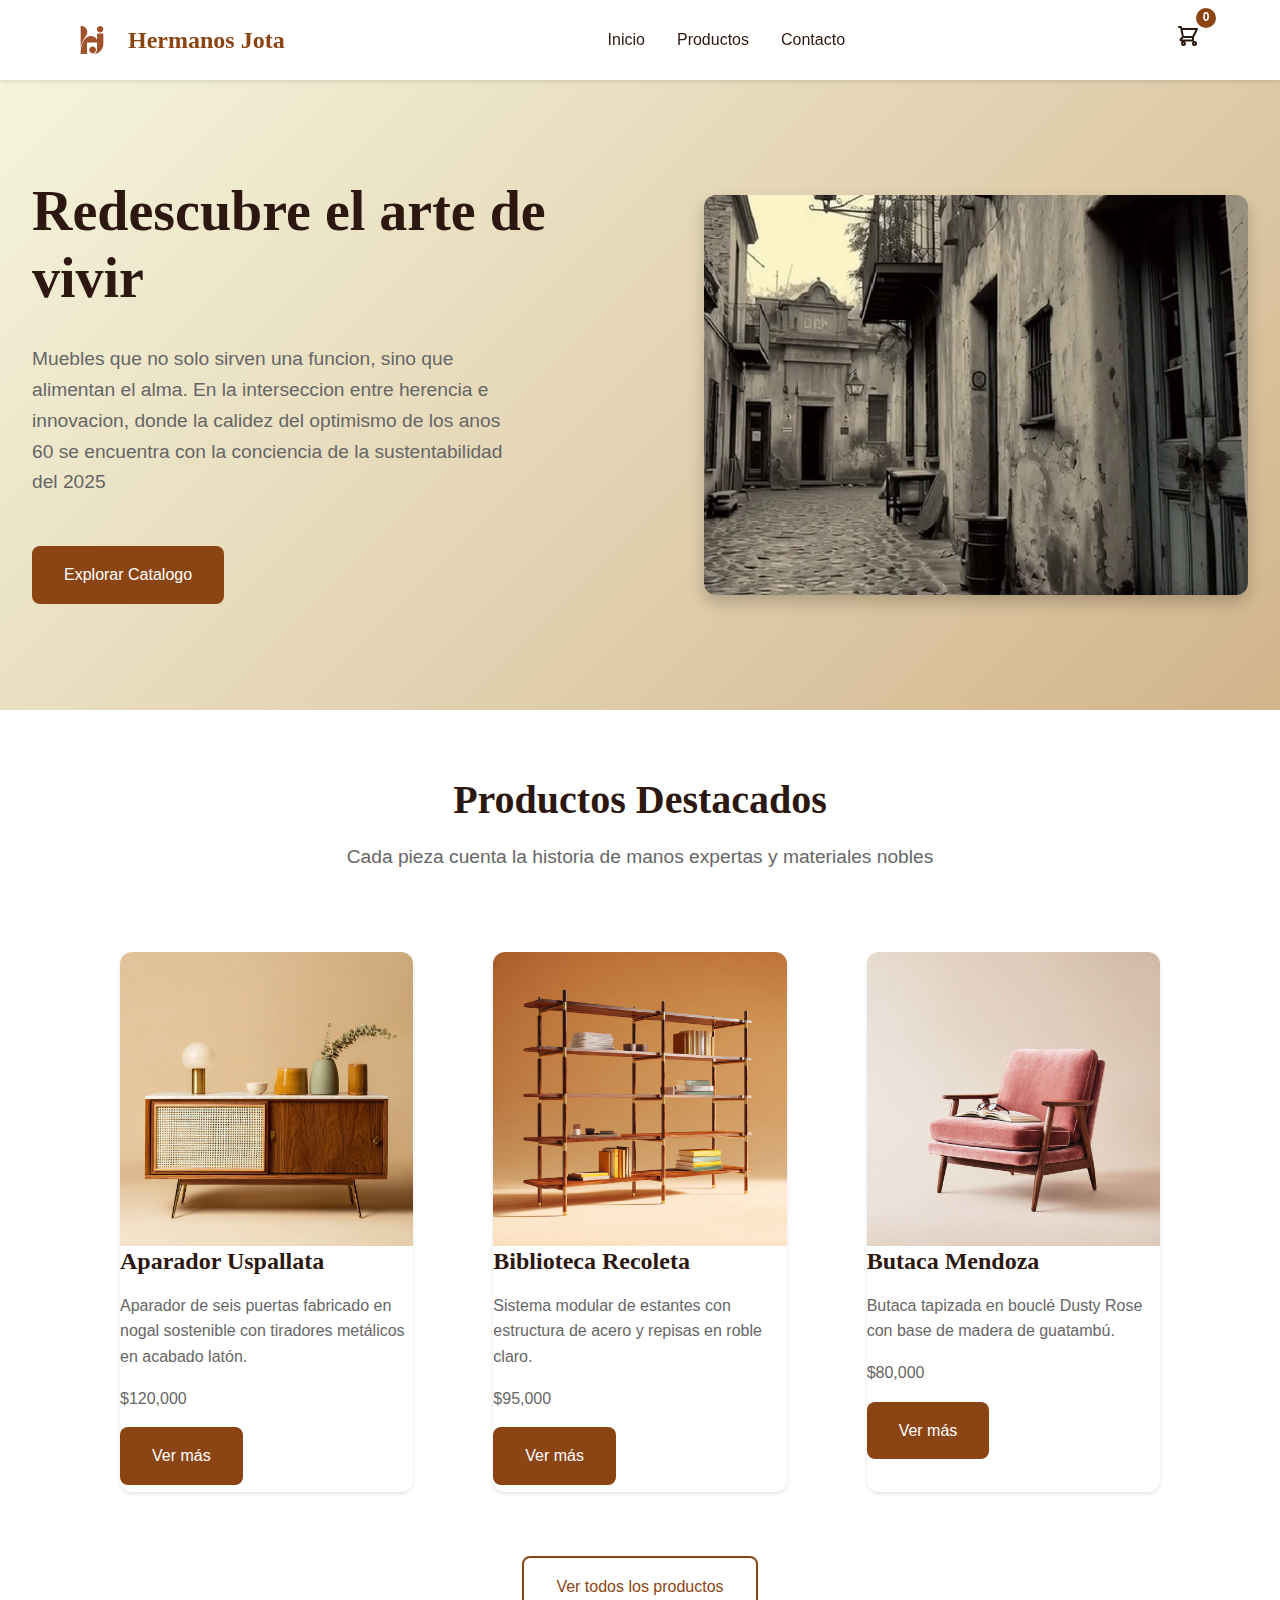
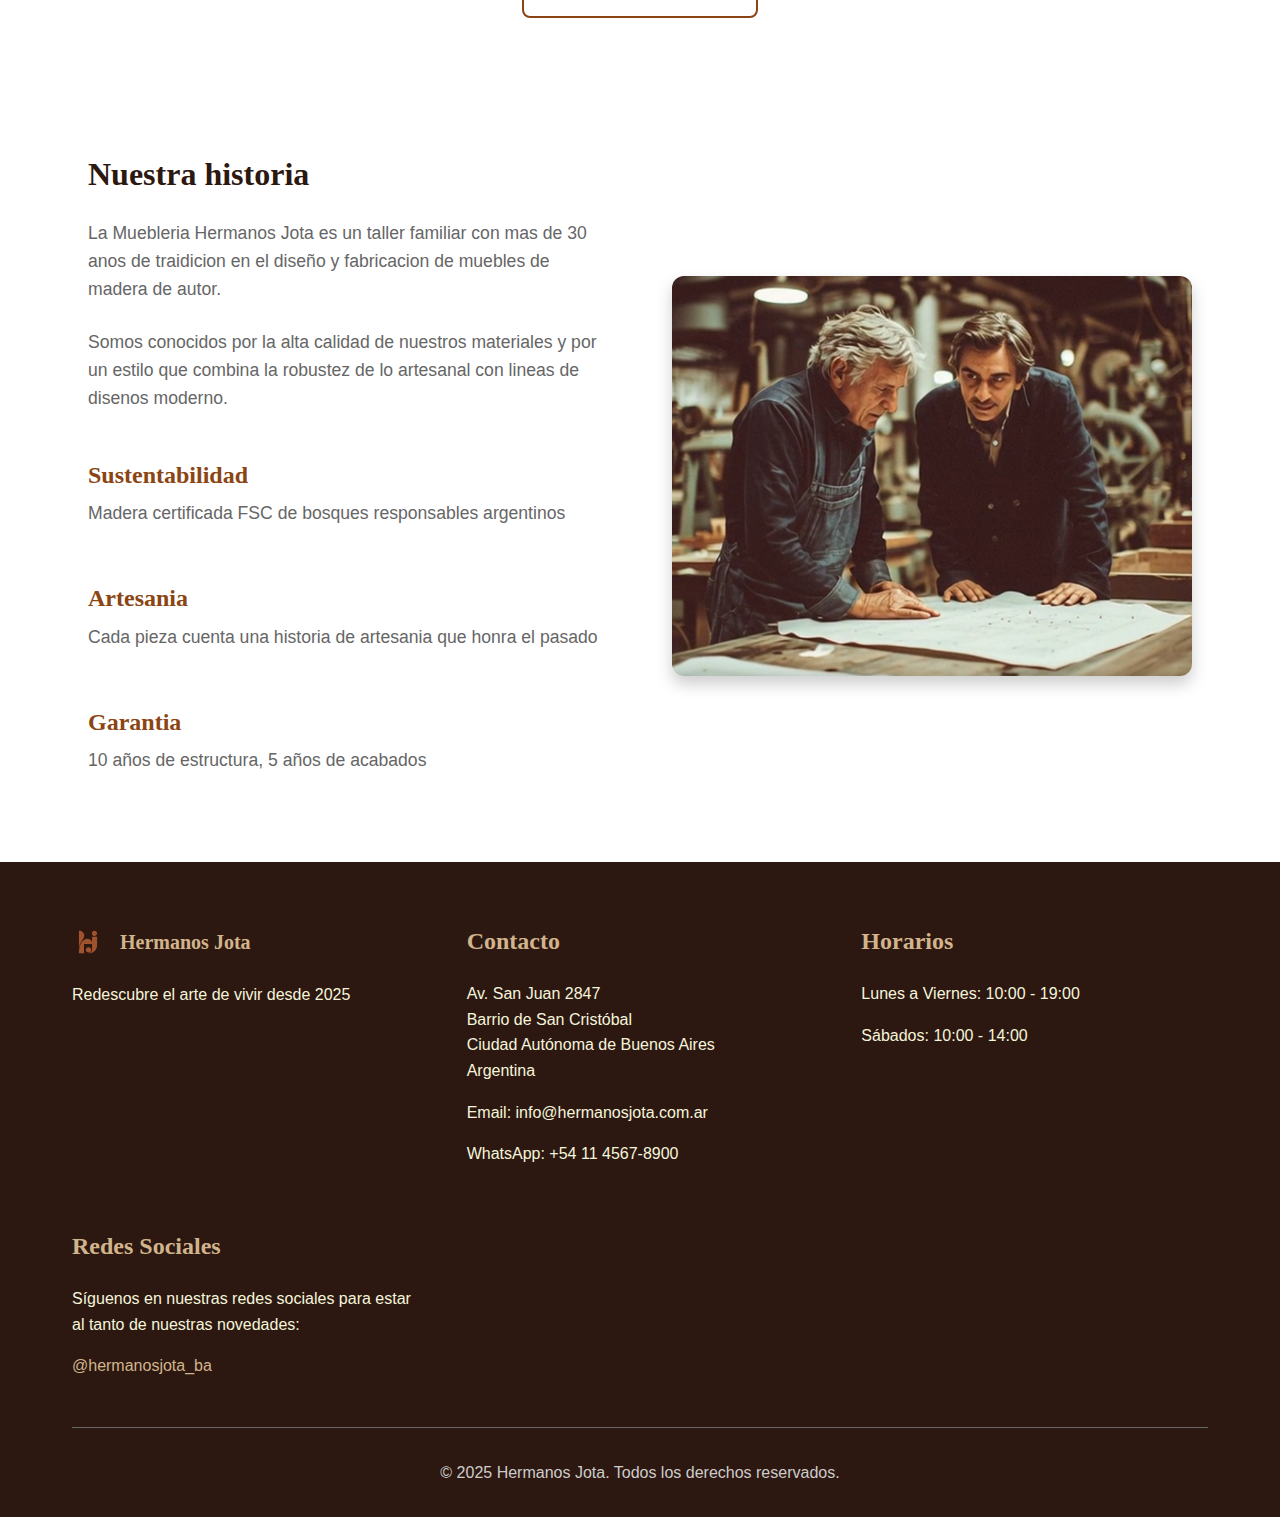
<file: Sprint1y2/html/index.html/index.html>
<!DOCTYPE html>
<html lang="es">

<head>
    <meta charset="UTF-8">
    <meta name="viewport" content="width=device-width, initial-scale=1.0">
    <meta name="description"
        content="Hermanos Jota - Muebleria Artesanal con mas de 30 anos de tradicion. Dise;o contemporaneo con alma Artesanal">
    <title>Hermanos Jota - Redescubriendo el arte de vivir</title>
    <link rel="stylesheet" href="/Sprint1y2/css/styles.css">
</head>

<body>
    <header class="main-header">
        <div class="container">
            <div class="logo">
                <img src="/Sprint1y2/img/logo.svg" alt="Hermanos Jota Logo">
                <span>Hermanos Jota</span>
            </div>

            <nav class="main-nav">
                <ul>
                    <li><a href="/Sprint1y2/html/index.html">inicio</a></li>
                    <li><a href="/Sprint1y2/html/products/productos.html">Productos</a></li>
                    <li><a href="/Sprint1y2/html/contacto/contacto.html">Contacto</a></li>
                </ul>
            </nav>

            <div class="cart-iconn">

                <svg width="24" height="24" viewBox="0 0 24 24" fill="none">
                    <path
                        d="M3 3H5L5.4 5M7 13H17L21 5H5.4M7 13L5.4 5M7 13L4.7 15.3C4.3 15.7 4.6 16.5 5.1 16.5H17M17 13V16.5M9 19.5A1.5 1.5 0 108 21A1.5 1.5 0 009 19.5ZM20 19.5A1.5 1.5 0 1018.5 21A1.5 1.5 0 0020 19.5Z"
                        stroke="currentColor" stroke-width="2" stroke-linecap="round" stroke-linejoin="round" />
                </svg>
                <span class="cart-count">0</span>
            </div>
        </div>
        </div>
    </header>

    <main>

        <section class="hero">
            <div class="hero-content">
                <div class="hero-text">
                    <h1>Redescubre el arte de vivir</h1>
                    <p>Muebles que no solo sirven una funcion, sino que alimentan el alma. En la interseccion entre
                        herencia e innovacion, donde la calidez del optimismo de los anos 60 se encuentra con la
                        conciencia de la sustentabilidad del 2025</p>
                    <a href="/Sprint1y2/html/products/productos.html" class="btn-primary">Explorar Catalogo</a>
                </div>
                <div class="hero-image">
                    <img src="/Sprint1y2/img/hero.png" alt="Muebles Hermanos Jota">

                </div>
        </section>

        <section class="featured-products">
            <div class="container">
                <div class="section-header">
                    <h2>Productos Destacados</h2>
                    <p>Cada pieza cuenta la historia de manos expertas y materiales nobles</p>

                </div>
                <div class="products-grid" id="productos-destacados">
                    <div class="loading-spinner">
                        <div class="spinner"></div>
                        <p>Cargando productos</p>

                    </div>
                </div>
                <div class="section-footer">
                    <a href="/Sprint1y2/html/products/productos.html" class="btn-secondary">Ver todos los productos</a>
                </div>
            </div>
        </section>

        <section class="about-section">
            <div class="container">
                <div class="about-content">
                    <div class="about-text">
                        <h2>Nuestra historia</h2>
                        <p>La Muebleria Hermanos Jota es un taller familiar con mas de 30 anos de traidicion en el
                            diseño y fabricacion de muebles de madera de autor.</p>
                        <p>Somos conocidos por la alta calidad de nuestros materiales y por un estilo que combina la
                            robustez de lo artesanal con lineas de disenos moderno.</p>
                        <div class="feactures">
                            <div class="feacture">
                                <h3>Sustentabilidad</h3>
                                <p>Madera certificada FSC de bosques responsables argentinos</p>
                            </div>
                            <div class="feacture">
                                <h3>Artesania</h3>
                                <p>Cada pieza cuenta una historia de artesania que honra el pasado</p>
                            </div>
                            <div class="feacture">
                                <h3>Garantia</h3>
                                <p>10 años de estructura, 5 años de acabados</p>
                            </div>
                        </div>
                    </div>
                    <div class="about-image">
                        <img src="/Sprint1y2/img/taller-artesanal.png" alt="Muebles Hermanos Jota">

                    </div>
                </div>
            </div>
        </section>
    </main>
    <footer class="main-footer">
        <div class="container">
            <div class="footer-content">
                <div class="footer-section">
                    <div class="footer-logo">
                        <img src="/Sprint1y2/img/logo.svg" alt="">
                        <span>Hermanos Jota</span>
                    </div>
                    <p>Redescubre el arte de vivir desde 2025</p>
                </div>

                <div class="footer-section">
                    <h3>Contacto</h3>
                    <address>
                        <p>Av. San Juan 2847<br>
                            Barrio de San Cristóbal<br>
                            Ciudad Autónoma de Buenos Aires<br>
                            Argentina</p>
                        <p>Email: info@hermanosjota.com.ar</p>
                        <p>WhatsApp: +54 11 4567-8900</p>
                    </address>
                </div>
                <div class="footer-section">
                    <h3>Horarios</h3>
                    <p>Lunes a Viernes: 10:00 - 19:00<br></p>
                    Sábados: 10:00 - 14:00</p>
                </div>
                <div class="footer-section">
                    <h3>Redes Sociales</h3>
                    <p>Síguenos en nuestras redes sociales para estar al tanto de nuestras novedades:</p>
                    <div class="social-links">
                        <a href="#" aria-label="Instagram">@hermanosjota_ba</a>
                    </div>
                </div>
            </div>
            <div class="footer-bottom">
                <p>&copy; 2025 Hermanos Jota. Todos los derechos reservados.</p>
            </div>
    </footer>
    <script type="module" src="/Sprint1y2/js/index.js"></script>
    <script type="module" src="/Sprint1y2/js/carrito.js"></script>

</body>


</html>
</file>
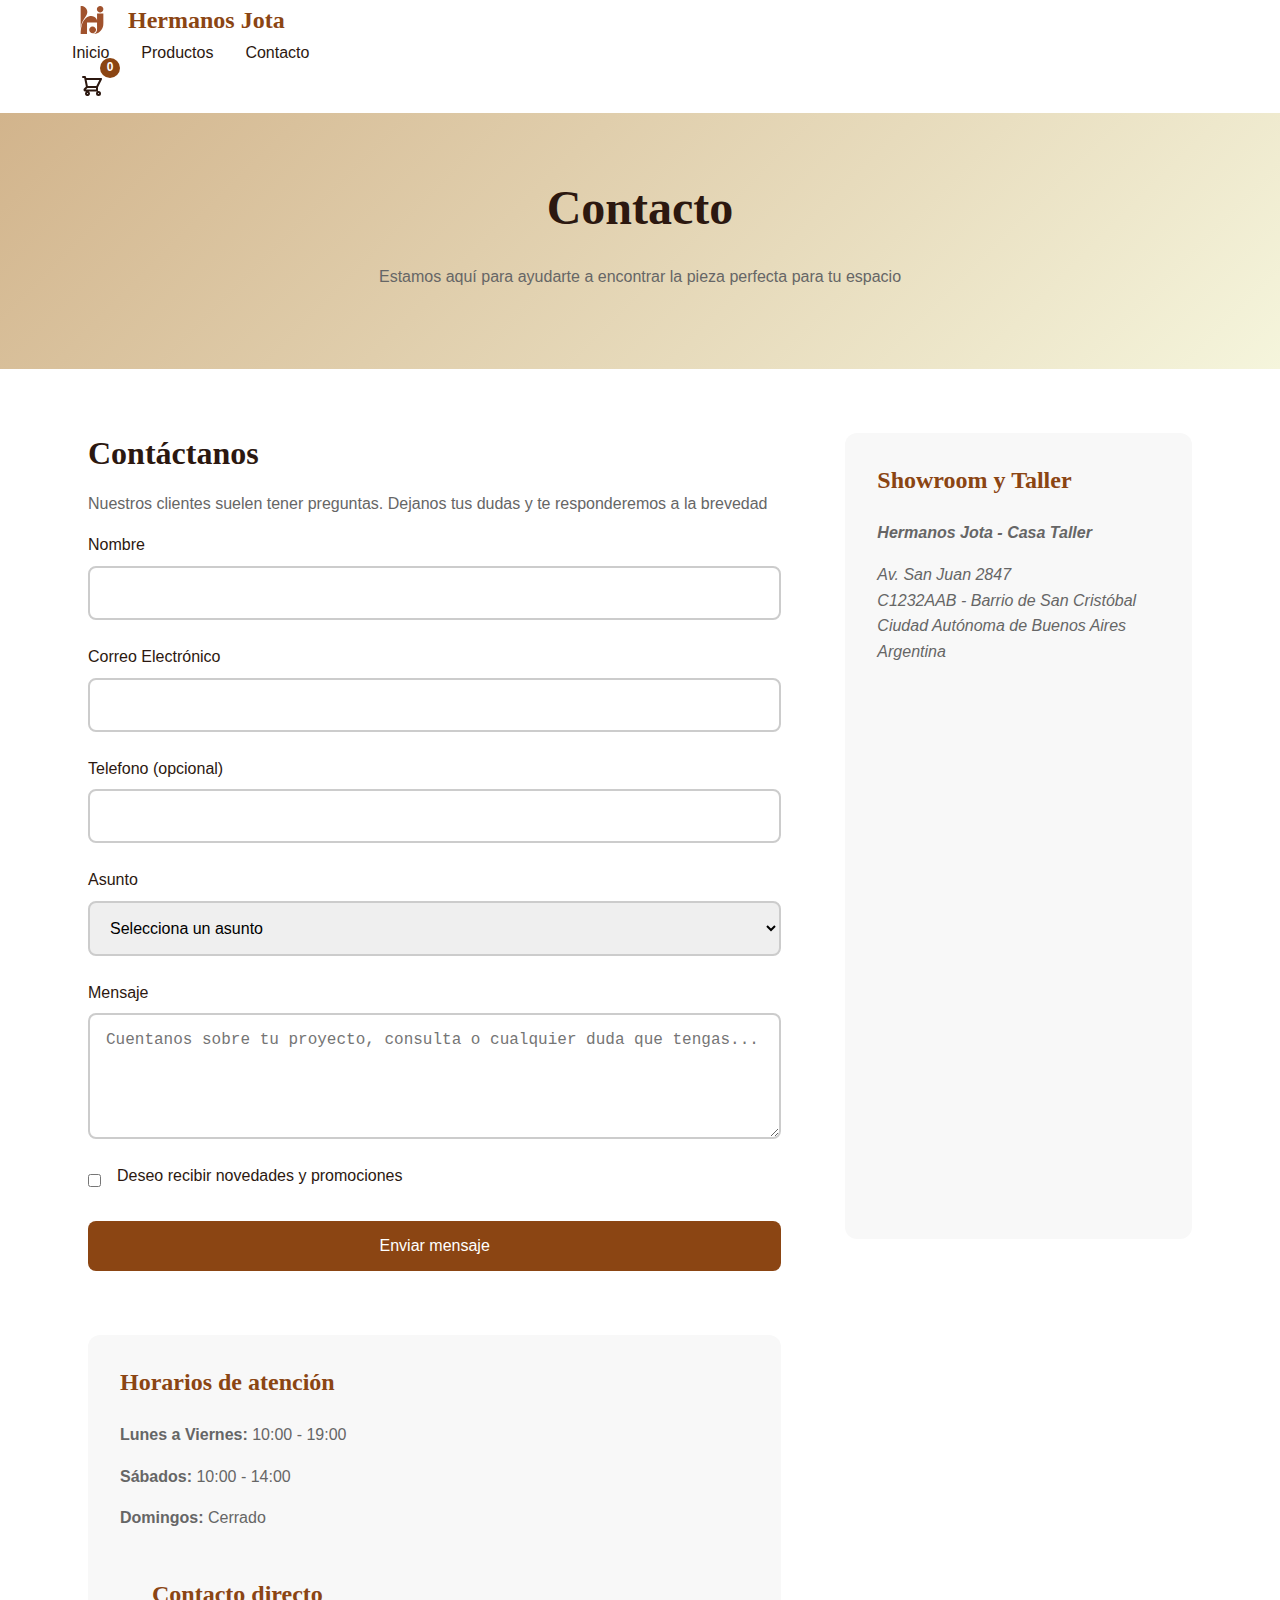
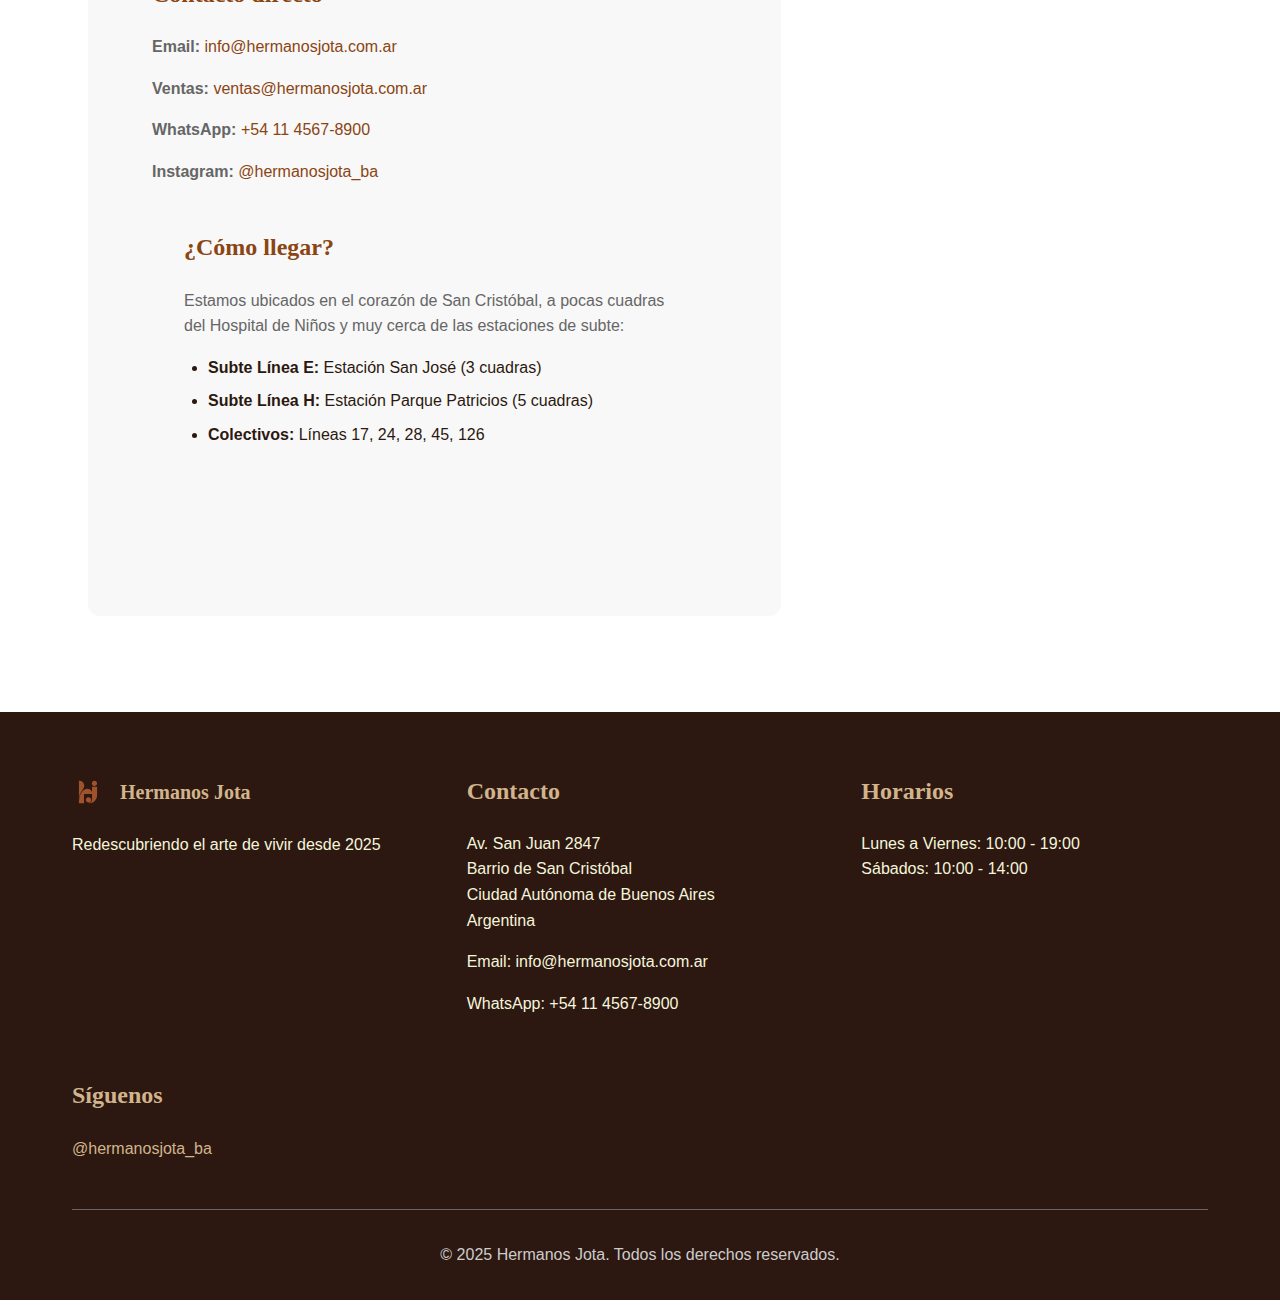
<file: Sprint1y2/html/contacto/contacto.html>
<!DOCTYPE html>
<html lang="es">

<head>
    <meta charset="UTF-8">
    <meta name="viewport" content="width=device-width, initial-scale=1.0">
    <meta name="description"
        content="Contacta con Hermanos Jota - Taller de muebles artesanales en Buenos Aires. Consultas, presupuestos y asesoramiento personalizado.">
    <title>Contacto - Hermanos Jota</title>
    <link rel="stylesheet" href="/Sprint1y2/css/styles.css">
</head>

<body>
    <header>
        <div class="main header">
            <div class="container">
                <div class="logo">
                    <img src="/Sprint1y2/img/logo-principal.svg" alt="Logo Hermanos Jota">
                    <span>Hermanos Jota</span>
                </div>
                <nav class="main-nav">
                    <ul>
                        <li><a href="/Sprint1y2/html/index.html/index.html">Inicio</a></li>
                        <li><a href="/Sprint1y2/html/products/productos.html">Productos</a></li>
                        <li><a href="/Sprint1y2/html/contacto/contacto.html">Contacto</a></li>
                    </ul>
                </nav>
                <div class="cart-iconn">

                    <svg width="24" height="24" viewBox="0 0 24 24" fill="none">
                        <path
                            d="M3 3H5L5.4 5M7 13H17L21 5H5.4M7 13L5.4 5M7 13L4.7 15.3C4.3 15.7 4.6 16.5 5.1 16.5H17M17 13V16.5M9 19.5A1.5 1.5 0 108 21A1.5 1.5 0 009 19.5ZM20 19.5A1.5 1.5 0 1018.5 21A1.5 1.5 0 0020 19.5Z"
                            stroke="currentColor" stroke-width="2" stroke-linecap="round" stroke-linejoin="round" />
                    </svg>
                    <span class="cart-count">0</span>
                </div>
            </div>
        </div>
    </header>

    <main>
        <section class="page-header">
            <div class="container">
                <h1>Contacto</h1>
                <p>Estamos aquí para ayudarte a encontrar la pieza perfecta para tu espacio</p>
            </div>
        </section>

        <section class="contact-section">
            <div class="container">
                <div class="contact-content">

                    <div class="contact-form-container">
                        <h2>Contáctanos</h2>
                        <p>Nuestros clientes suelen tener preguntas. Dejanos tus dudas y te responderemos a la brevedad
                        </p>

                        <form id="contact-form" class="contact-form" novalidate>
                            <div class="form-group">
                                <label for="name">Nombre</label>
                                <input type="text" id="name" name="name" required>
                                <span class="error-message" id="name-error"></span>
                            </div>
                            <div class="form-group">
                                <label for="email">Correo Electrónico</label>
                                <input type="email" id="email" name="email" required>
                                <span class="error-message" id="email-error"></span>
                            </div>
                            <div class="form-group">
                                <label for="telefono">Telefono (opcional)</label>
                                <input type="tel" id="telefono" name="telefono" pattern="^\+?[0-9\s\-]{7,15}$" title=">
                                <span class=" error-message" id="telefono-error"></span>
                            </div>
                            <div class="form-group">
                                <label for="asunto">Asunto</label>
                                <select id="asunto" name="asunto" required>
                                    <option value="" disabled selected>Selecciona un asunto</option>
                                    <option value="consulta-producto">Consulta sobre producto</option>
                                    <option value="presupuesto">Solicitar presupuesto</option>
                                    <option value="personalizado">Muebles Personalizado</option>
                                    <option value="garantia">Garantia y servicio tecnico</option>
                                    <option value="otro">Otro</option>
                                </select>
                                <span class="error-message" id="asunto-error"></span>
                            </div>
                            <div class="form-group">
                                <label for="message">Mensaje</label>
                                <textarea id="message" name="message" rows="5" required
                                    placeholder="Cuentanos sobre tu proyecto, consulta o cualquier duda que tengas..."></textarea>
                                <span class="error-message" id="message-error"></span>
                            </div>
                            <div class="form-group checkbox-group">
                                <input type="checkbox" id="newsletter" name="newsletter">
                                <label for="newsletter">Deseo recibir novedades y promociones</label>
                            </div>
                            <button type="submit" class="btn-primary">Enviar mensaje</button>
                        </form>
                        <div class="succes-message" id="success-message">
                            <p>¡Gracias por contactarnos! Te responderemos a la brevedad.</p>
                        </div>
                    </div>
                    <div class="info-section">
                        <h3>Showroom y Taller</h3>
                        <address>
                            <p><strong>Hermanos Jota - Casa Taller</strong></p>
                            <p>Av. San Juan 2847<br>
                                C1232AAB - Barrio de San Cristóbal<br>
                                Ciudad Autónoma de Buenos Aires<br>
                                Argentina</p>
                        </address>
                    </div>
                    <div class="info-section">
                        <h3>Horarios de atención</h3>
                        <div class="schedule">
                            <p><strong>Lunes a Viernes:</strong> 10:00 - 19:00</p>
                            <p><strong>Sábados:</strong> 10:00 - 14:00</p>
                            <p><strong>Domingos:</strong> Cerrado</p>
                        </div>
                        <div class="info-section">
                            <h3>Contacto directo</h3>
                            <div class="contact-methods">
                                <p><strong>Email:</strong> <a
                                        href="mailto:info@hermanosjota.com.ar">info@hermanosjota.com.ar</a></p>
                                <p><strong>Ventas:</strong> <a
                                        href="mailto:ventas@hermanosjota.com.ar">ventas@hermanosjota.com.ar</a></p>
                                <p><strong>WhatsApp:</strong> <a href="https://wa.me/5491145678900">+54 11 4567-8900</a>
                                </p>
                                <p><strong>Instagram:</strong> <a
                                        href="https://instagram.com/hermanosjota_ba">@hermanosjota_ba</a></p>
                                <div class="info-section">
                                    <h3>¿Cómo llegar?</h3>
                                    <div class="location-info">
                                        <p>Estamos ubicados en el corazón de San Cristóbal, a pocas cuadras del Hospital
                                            de Niños y muy cerca de las estaciones de subte:</p>
                                        <ul>
                                            <li><strong>Subte Línea E:</strong> Estación San José (3 cuadras)</li>
                                            <li><strong>Subte Línea H:</strong> Estación Parque Patricios (5 cuadras)
                                            </li>
                                            <li><strong>Colectivos:</strong> Líneas 17, 24, 28, 45, 126</li>
                                        </ul>
                                    </div>
                                </div>
                            </div>
                        </div>
                    </div>
                </div>
            </div>
        </section>
    </main>
    <footer class="main-footer">
        <div class="container">
            <div class="footer-content">
                <div class="footer-section">
                    <div class="footer-logo">
                        <img src="/Sprint1y2/img/logo.svg" alt="Hermanos Jota">
                        <span>Hermanos Jota</span>
                    </div>
                    <p>Redescubriendo el arte de vivir desde 2025</p>
                </div>

                <div class="footer-section">
                    <h3>Contacto</h3>
                    <address>
                        <p>Av. San Juan 2847<br>
                            Barrio de San Cristóbal<br>
                            Ciudad Autónoma de Buenos Aires<br>
                            Argentina</p>
                        <p>Email: info@hermanosjota.com.ar</p>
                        <p>WhatsApp: +54 11 4567-8900</p>
                    </address>
                </div>

                <div class="footer-section">
                    <h3>Horarios</h3>
                    <p>Lunes a Viernes: 10:00 - 19:00<br>
                        Sábados: 10:00 - 14:00</p>
                </div>

                <div class="footer-section">
                    <h3>Síguenos</h3>
                    <div class="social-links">
                        <a href="#" aria-label="Instagram">@hermanosjota_ba</a>
                    </div>
                </div>
            </div>

            <div class="footer-bottom">
                <p>&copy; 2025 Hermanos Jota. Todos los derechos reservados.</p>
            </div>
        </div>
    </footer>
    <script src="/Sprint1y2/js/contacto.js"></script>
    <script type="module" src="/Sprint1y2/js/carrito.js"></script>

</body>

</html>
</file>
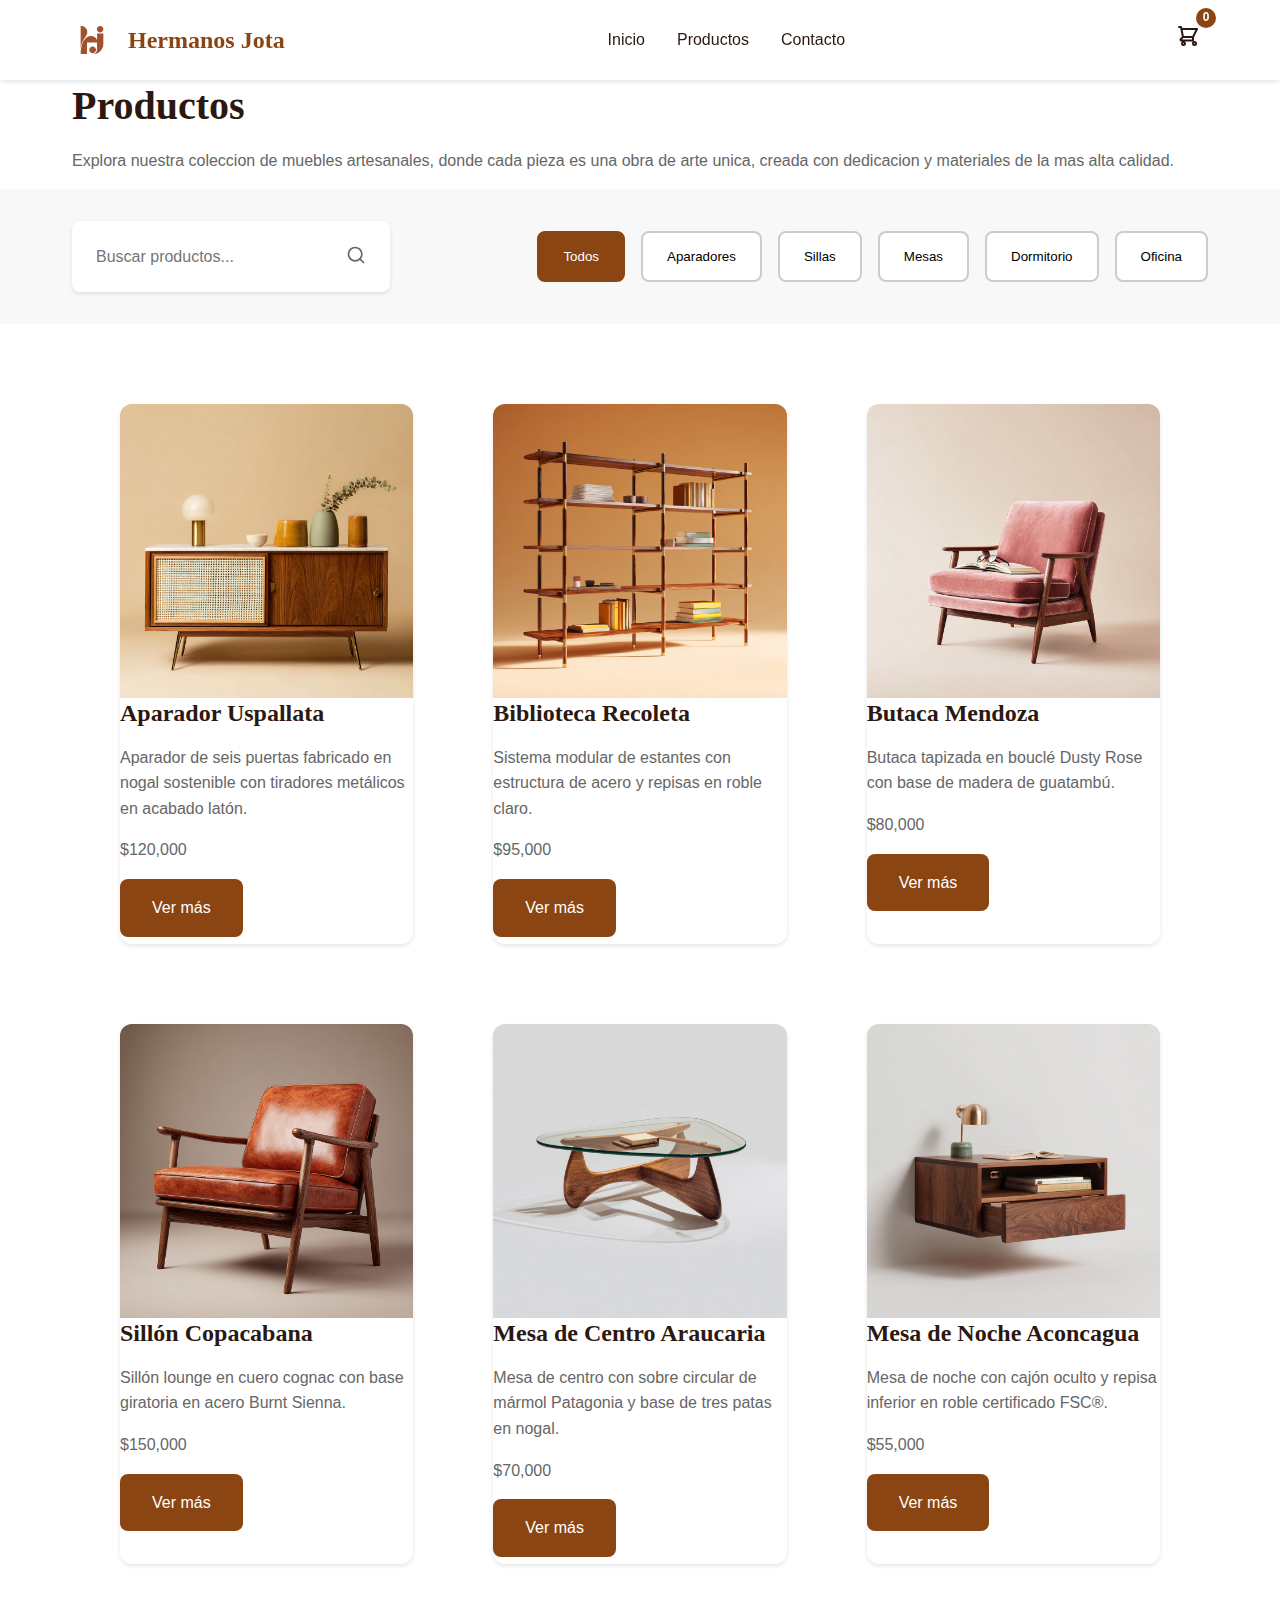
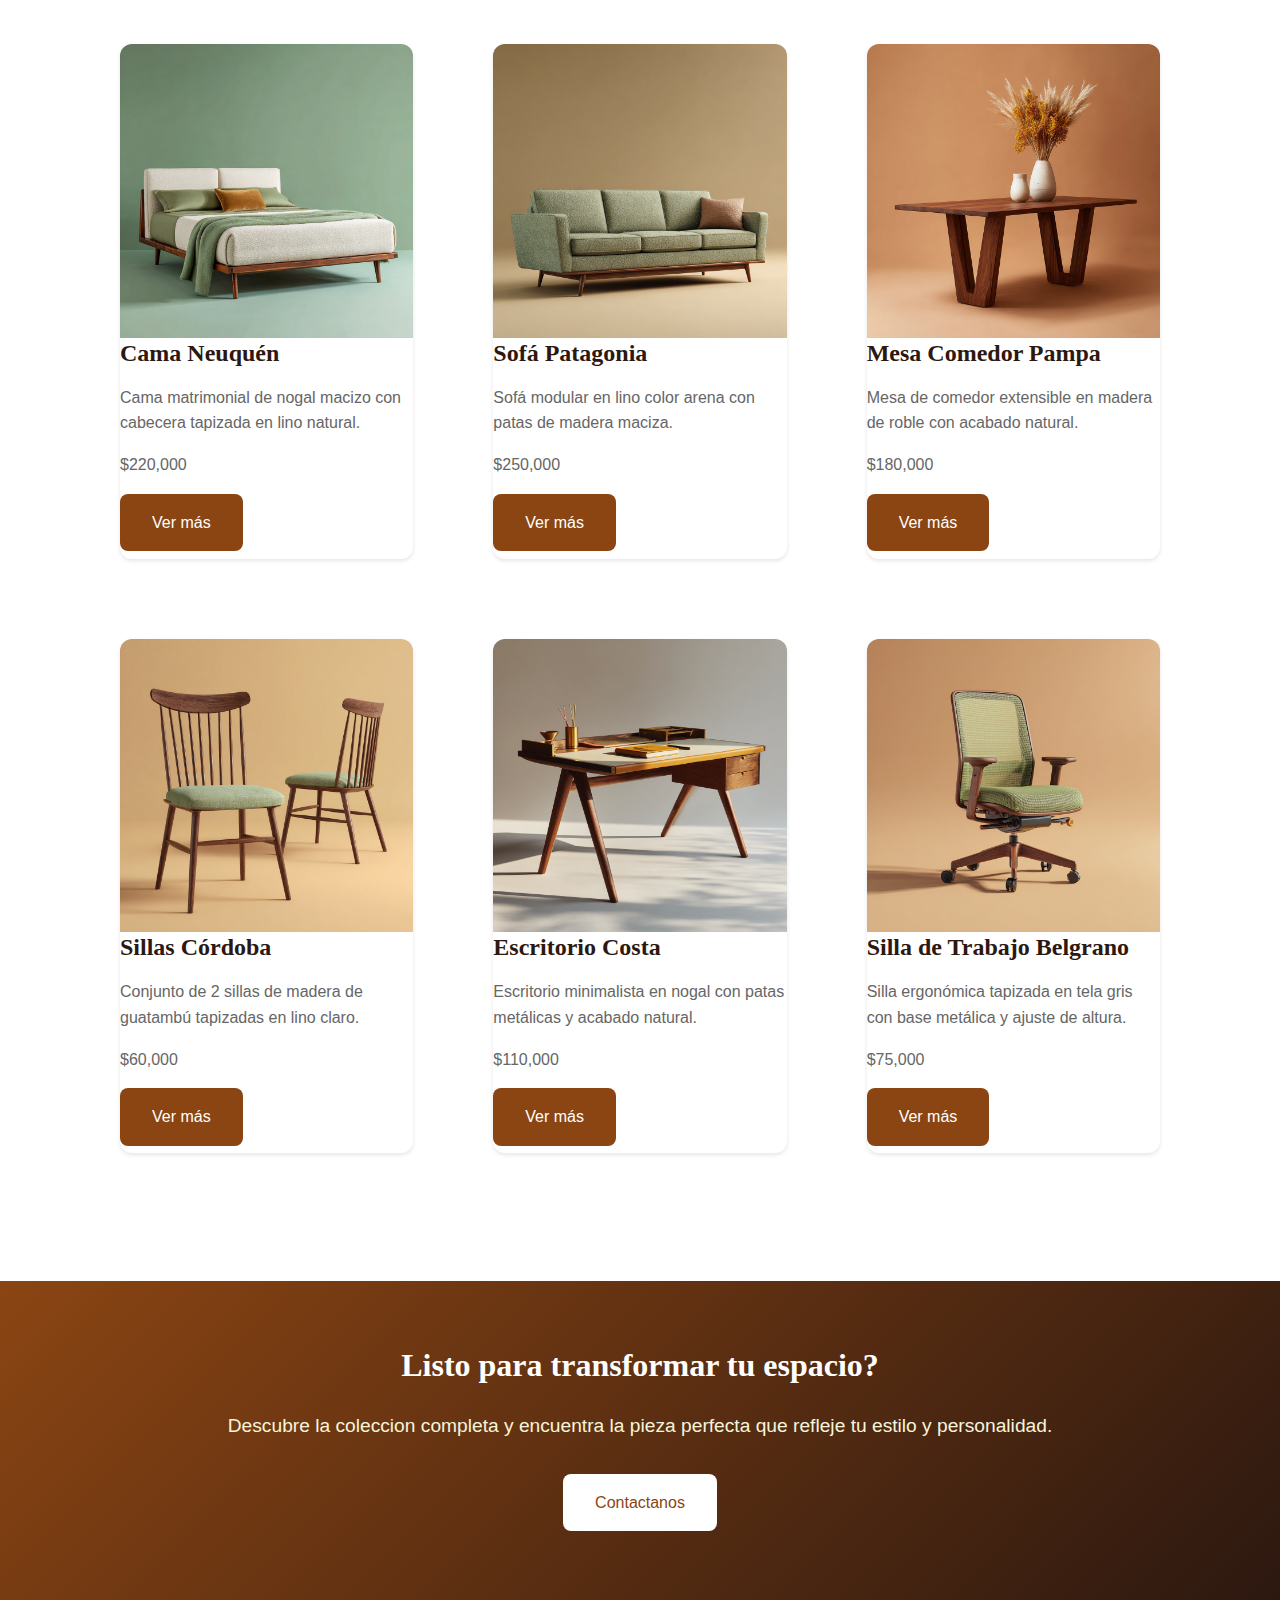
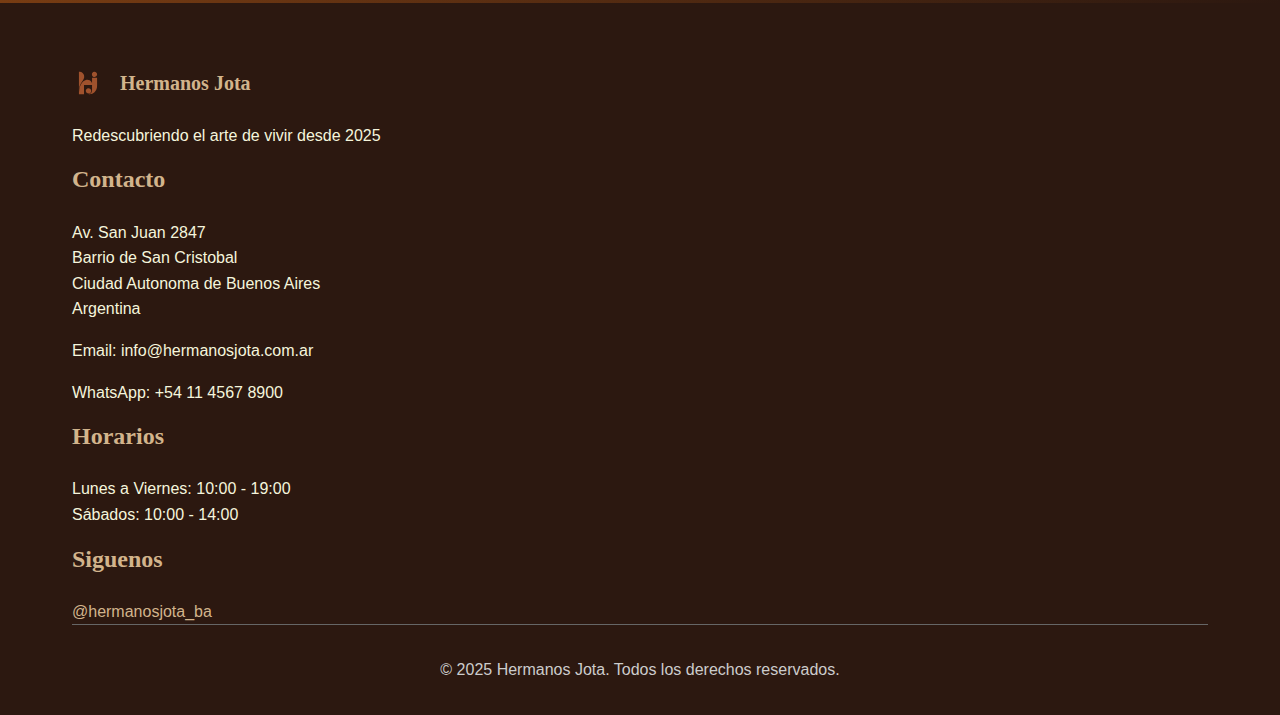
<file: Sprint1y2/html/products/productos.html>
<!DOCTYPE html>
<html lang="es">

<head>
    <link rel="stylesheet" href="/Sprint1y2/css/styles.css">
    <meta charset="UTF-8">
    <meta name="viewport" content="width=device-width, initial-scale=1.0">
    <meta name="description" content="Catalogo de productos - Hermanos Jota">
    <title>Hermanos Jota - Productos</title>

</head>

<body>
    <header class="main-header">
        <div class="container">
            <div class="logo">
                <img src="/Sprint1y2/img/logo.svg" alt="Hermanos Jota Logo">
                <span>Hermanos Jota</span>
            </div>

            <nav class="main-nav">
                <ul>
                    <li><a href="/Sprint1y2/html/index.html/index.html">inicio</a></li>
                    <li><a href="/Sprint1y2/html/products/productos.html">Productos</a></li>
                    <li><a href="/Sprint1y2/html/contacto/contacto.html">Contacto</a></li>
                </ul>
            </nav>

            <div class="cart-iconn">

                <svg width="24" height="24" viewBox="0 0 24 24" fill="none">
                    <path
                        d="M3 3H5L5.4 5M7 13H17L21 5H5.4M7 13L5.4 5M7 13L4.7 15.3C4.3 15.7 4.6 16.5 5.1 16.5H17M17 13V16.5M9 19.5A1.5 1.5 0 108 21A1.5 1.5 0 009 19.5ZM20 19.5A1.5 1.5 0 1018.5 21A1.5 1.5 0 0020 19.5Z"
                        stroke="currentColor" stroke-width="2" stroke-linecap="round" stroke-linejoin="round" />
                </svg>
                <span class="cart-count">0</span>
            </div>
        </div>
    </header>

    <main>
        <secttion clas="page-header">
            <div class="container">
                <h1>Productos</h1>
                <p>Explora nuestra coleccion de muebles artesanales, donde cada pieza es una obra de arte unica, creada
                    con dedicacion y materiales de la mas alta calidad.</p>
            </div>
            </section>

            <section class="catalog-controls">
                <div class="container">
                    <div class="search-bars">
                        <input type="text" id="search-input" placeholder="Buscar productos...">
                        <button id="button" id="search-button" aria-label="Buscar">
                            <svg width="20" height="20" viewBox="0 0 24 24" fill="none">
                                <circle cx="11" cy="11" r="8" stroke="currentColor" stroke-width="2"></circle>
                                <path d="m21 21-4.35-4.35" stroke="currentColor" stroke-width="2" stroke-linecap="round"
                                    stroke-linejoin="round" />
                            </svg>
                        </button>
                    </div>
                    <div class="filter-options">
                        <button class="filter-btn active" data-filter="todos">Todos</button>
                        <button class="filter-btn" data-filter="aparadores">Aparadores</button>
                        <button class="filter-btn" data-filter="sillas">Sillas</button>
                        <button class="filter-btn" data-filter="mesas">Mesas</button>
                        <button class="filter-btn" data-filter="dormitorio">Dormitorio</button>
                        <button class="filter-btn" data-filter="oficina">Oficina</button>
                    </div>
                </div>
            </section>
            <section class="product-catalog">
                <div class="container">
                    <div class="product-grid" id="product-grid">
                        <!-- Los productos se cargaran aqui dinamicamente Javascript -->
                        <div class="loading-spinner">
                            <div class="spinner"></div>
                            <p>Cargando productos</p>
                        </div>
                    </div>
                    <div class="no-results" id="no-results" style="display: none;">
                        <p>No se encontraron productos.</p>
                        <p>Intenta con otros terminos de busqueda o explora nuestras categorias</p>
                    </div>


                </div>
            </section>

            <section class="cta-section">
                <div class="container">
                    <div class="cta-content">
                        <h2>Listo para transformar tu espacio?</h2>
                        <p>Descubre la coleccion completa y encuentra la pieza perfecta que refleje tu estilo y
                            personalidad.</p>
                        <a href="/Sprint1y2/html/contacto/contacto.html" class="btn-primary">Contactanos</a>
                    </div>
                </div>
            </section>
    </main>
    <footer class="main-footer">
        <div class="container">
            <div class="footer-about">
                <div class=footer-section>
                    <div class="footer-logo">
                        <img src="/Sprint1y2/img/logo.svg" alt="Hermanos Jota Logo">
                        <span>Hermanos Jota</span>
                    </div>
                    <p>Redescubriendo el arte de vivir desde 2025</p>
                </div>
                <div class="footer-section">
                    <h3>Contacto</h3>
                    <address>
                        <p>Av. San Juan 2847<br>
                            Barrio de San Cristobal<br>
                            Ciudad Autonoma de Buenos Aires<br>
                            Argentina</p>
                        <p>Email: info@hermanosjota.com.ar</p>
                        <p>WhatsApp: +54 11 4567 8900</p>
                    </address>
                </div>
                <div class="footer-section">
                    <h3>Horarios</h3>
                    <p>Lunes a Viernes: 10:00 - 19:00<br>
                        Sábados: 10:00 - 14:00</p>
                </div>
                <div class="footer-section">
                    <h3>Siguenos</h3>
                    <div class="social-links">
                        <a href="#" aria-label="Instagram">@hermanosjota_ba</a>
                    </div>
                </div>
            </div>
            <div class="footer-bottom">
                <p>&copy; 2025 Hermanos Jota. Todos los derechos reservados.</p>
            </div>
        </div>
    </footer>
 <script type="module" src="/Sprint1y2/js/product-page.js"></script>
 <script type="module" src="/Sprint1y2/js/carrito.js"></script>

</body>

</html>
</file>
<file: Sprint1y2/css/styles.css>
/* ===== RESET Y VARIABLES ===== */
* {
    margin: 0;
    padding: 0;
    box-sizing: border-box;
}

:root {
    /* Colores principales */
    --color-primary: #8B4513;
    /* Marrón madera */
    --color-secondary: #D2B48C;
    /* Beige claro */
    --color-accent: #CD853F;
    /* Marrón dorado */
    --color-dark: #2C1810;
    /* Marrón muy oscuro */
    --color-light: #F5F5DC;
    /* Beige muy claro */

    /* Colores neutros */
    --color-white: #FFFFFF;
    --color-black: #000000;
    --color-gray-light: #F8F8F8;
    --color-gray-medium: #CCCCCC;
    --color-gray-dark: #666666;

    /* Colores de estado */
    --color-success: #4CAF50;
    --color-error: #F44336;
    --color-warning: #FF9800;

    /* Tipografía */
    --font-primary: 'Georgia', 'Times New Roman', serif;
    --font-secondary: 'Helvetica Neue', 'Arial', sans-serif;

    /* Espaciado */
    --space-xs: 0.5rem;
    --space-sm: 1rem;
    --space-md: 1.5rem;
    --space-lg: 2rem;
    --space-xl: 3rem;
    --space-xxl: 4rem;

    /* Transiciones */
    --transition-fast: 0.2s ease;
    --transition-normal: 0.3s ease;
    --transition-slow: 0.5s ease;

    /* Sombras */
    --shadow-sm: 0 2px 4px rgba(0, 0, 0, 0.1);
    --shadow-md: 0 4px 8px rgba(0, 0, 0, 0.15);
    --shadow-lg: 0 8px 16px rgba(0, 0, 0, 0.2);

    /* Bordes */
    --border-radius-sm: 4px;
    --border-radius-md: 8px;
    --border-radius-lg: 12px;
}

/* ===== ESTILOS BASE ===== */
body {
    font-family: var(--font-secondary);
    line-height: 1.6;
    color: var(--color-dark);
    background-color: var(--color-white);
    overflow-x: hidden;
}

h1,
h2,
h3,
h4,
h5,
h6 {
    font-family: var(--font-primary);
    font-weight: 600;
    line-height: 1.3;
    margin-bottom: var(--space-sm);
    color: var(--color-dark);
}

h1 {
    font-size: 2.5rem;
}

h2 {
    font-size: 2rem;
}

h3 {
    font-size: 1.5rem;
}

h4 {
    font-size: 1.25rem;
}

h5 {
    font-size: 1.1rem;
}

h6 {
    font-size: 1rem;
}

p {
    margin-bottom: var(--space-sm);
    color: var(--color-gray-dark);
}

a {
    text-decoration: none;
    color: var(--color-primary);
    transition: color var(--transition-fast);
}

a:hover {
    color: var(--color-accent);
}

img {
    max-width: 100%;
    height: auto;
    display: block;
}

.container {
    max-width: 1200px;
    margin: 0 auto;
    padding: 0 var(--space-lg);
}

/* ===== BOTONES ===== */
.btn-primary,
.btn-secondary {
    display: inline-block;
    padding: var(--space-sm) var(--space-lg);
    border: none;
    border-radius: var(--border-radius-md);
    font-family: var(--font-secondary);
    font-size: 1rem;
    font-weight: 500;
    text-align: center;
    text-decoration: none;
    cursor: pointer;
    transition: all var(--transition-normal);
    position: relative;
    overflow: hidden;
}

.btn-primary {
    background-color: var(--color-primary);
    color: var(--color-white);
}

.btn-primary:hover {
    background-color: var(--color-dark);
    transform: translateY(-2px);
    box-shadow: var(--shadow-md);
}

.btn-secondary {
    background-color: transparent;
    color: var(--color-primary);
    border: 2px solid var(--color-primary);
}

.btn-secondary:hover {
    background-color: var(--color-primary);
    color: var(--color-white);
    transform: translateY(-2px);
}

/* ===== HEADER ===== */
.main-header {
    background-color: var(--color-white);
    box-shadow: var(--shadow-sm);
    position: sticky;
    top: 0;
    z-index: 1000;
    padding: var(--space-sm) 0;
}

.main-header .container {
    display: flex;
    justify-content: space-between;
    align-items: center;
}

.logo {
    display: flex;
    align-items: center;
    gap: var(--space-sm);
}

.logo img {
    width: 40px;
    height: 40px;
    object-fit: contain;
}

.logo span {
    font-family: var(--font-primary);
    font-size: 1.5rem;
    font-weight: 600;
    color: var(--color-primary);
}

.main-nav ul {
    display: flex;
    list-style: none;
    gap: var(--space-lg);
}

.main-nav a {
    color: var(--color-dark);
    font-weight: 500;
    text-transform: capitalize;
    padding: var(--space-xs) 0;
    position: relative;
}

.main-nav a::after {
    content: '';
    position: absolute;
    bottom: -5px;
    left: 0;
    width: 0;
    height: 2px;
    background-color: var(--color-primary);
    transition: width var(--transition-normal);
}

.main-nav a:hover::after,
.main-nav a.active::after {
    width: 100%;
}

.cart-iconn {
    position: relative;
    display: inline-block;
    align-items: center;
    cursor: pointer;
    padding: var(--space-xs);
    border-radius: var(--border-radius-sm);
    transition: background-color var(--transition-fast);
}

.cart-iconn:hover {
    background-color: var(--color-gray-light);
}

.cart-count {
    position: absolute;
    top: -8px;
    right: -8px;
    background-color: var(--color-primary);
    color: var(--color-white);
    border-radius: 50%;
    width: 20px;
    height: 20px;
    display: flex;
    align-items: center;
    justify-content: center;
    font-size: 0.75rem;
    font-weight: 600;
}

/* ===== HERO SECTION ===== */
.hero {
    background: linear-gradient(135deg, var(--color-light) 0%, var(--color-secondary) 100%);
    padding: var(--space-xxl) var(--space-lg);
    min-height: 70vh;
    display: flex;
    align-items: center;
}

.hero .container {
    max-width: 1200px;
    margin: 0 auto;
    padding: 0 var(--space-xl);
    width: 100%;
}

.hero-content {
    display: flex;
    align-items: center;
    gap: var(--space-xxl);
    width: 100%;
}

.hero-text {
    flex: 1;
    padding-right: var(--space-lg);
}

.hero-text h1 {
    font-size: 3.5rem;
    margin-bottom: var(--space-lg);
    color: var(--color-dark);
    line-height: 1.2;
}

.hero-text p {
    font-size: 1.2rem;
    margin-bottom: var(--space-xl);
    color: var(--color-gray-dark);
    max-width: 90%;
    line-height: 1.6;
}

.hero-image {
    flex: 1;
    display: flex;
    justify-content: center;
    align-items: center;
    height: 400px;
    border-radius: var(--border-radius-lg);
    box-shadow: var(--shadow-lg);
    overflow: hidden;
    margin-left: var(--space-lg);
}

.hero-image img {
    width: 100%;
    height: 100%;
    object-fit: cover;
    object-position: center;
}

/* ===== SECCIONES ===== */
.featured-products,
.about-section,
.product-catalog,
.contact-section,
.cta-section {
    padding: var(--space-xxl) var(--space-lg);
}

.featured-products .container,
.about-section .container,
.product-catalog .container,
.contact-section .container,
.cta-section .container {
    padding: 0 var(--space-xl);
}

.section-header {
    text-align: center;
    margin-bottom: var(--space-xxl);
}

.section-header h2 {
    font-size: 2.5rem;
    margin-bottom: var(--space-sm);
}

.section-header p {
    font-size: 1.2rem;
    color: var(--color-gray-dark);
}

.section-footer {
    text-align: center;
    margin-top: var(--space-xl);
}

/* ===== PRODUCTOS ===== */
.products-grid,
.product-grid {
    display: grid;
    grid-template-columns: repeat(auto-fit, minmax(280px, 1fr));
    gap: var(--space-xl);
    margin-bottom: var(--space-xl);
    padding: 0 var(--space-sm);
}

.product-card {
    background: var(--color-white);
    border-radius: var(--border-radius-lg);
    overflow: hidden;
    box-shadow: var(--shadow-sm);
    transition: all var(--transition-normal);
    cursor: pointer;
    margin: var(--space-sm);
}

.product-card:hover {
    transform: translateY(-8px);
    box-shadow: var(--shadow-lg);
}

.product-image {
    width: 100%;
    height: 250px;
    background: url('data:image/svg+xml,<svg xmlns="http://www.w3.org/2000/svg" viewBox="0 0 300 250"><rect fill="%23F5F5DC" width="300" height="250"/><text x="150" y="125" text-anchor="middle" font-family="Arial" font-size="16" fill="%238B4513">Imagen Producto</text></svg>') center/cover;
    position: relative;
}

.product-info {
    padding: var(--space-lg);
}

.product-name {
    font-size: 1.25rem;
    font-weight: 600;
    margin-bottom: var(--space-sm);
    color: var(--color-dark);
}

.product-category {
    color: var(--color-gray-dark);
    font-size: 0.9rem;
    margin-bottom: var(--space-md);
    text-transform: uppercase;
    letter-spacing: 0.5px;
}

.product-description {
    font-size: 0.95rem;
    color: var(--color-gray-dark);
    margin-bottom: var(--space-lg);
    line-height: 1.5;
}

.product-price {
    font-size: 1.5rem;
    font-weight: 700;
    color: var(--color-primary);
    margin-bottom: var(--space-lg);
}

.add-to-cart {
    width: 100%;
    padding: var(--space-sm);
    background-color: var(--color-primary);
    color: var(--color-white);
    border: none;
    border-radius: var(--border-radius-md);
    font-weight: 500;
    cursor: pointer;
    transition: background-color var(--transition-fast);
}

.add-to-cart:hover {
    background-color: var(--color-dark);
}

/* ===== LOADING SPINNER ===== */
.loading-spinner {
    display: flex;
    flex-direction: column;
    align-items: center;
    justify-content: center;
    padding: var(--space-xxl);
}

.spinner {
    width: 40px;
    height: 40px;
    border: 4px solid var(--color-gray-medium);
    border-top: 4px solid var(--color-primary);
    border-radius: 50%;
    animation: spin 1s linear infinite;
}

@keyframes spin {
    0% {
        transform: rotate(0deg);
    }

    100% {
        transform: rotate(360deg);
    }
}

/* ===== ABOUT SECTION ===== */
.about-content {
    display: flex;
    align-items: center;
    gap: var(--space-xxl);
}

.about-text {
    flex: 1;
}

.about-text h2 {
    margin-bottom: var(--space-md);
}

.about-text p {
    font-size: 1.1rem;
    margin-bottom: var(--space-md);
}

.feactures {
    display: grid;
    gap: var(--space-lg);
    margin-top: var(--space-xl);
}

.feacture h3 {
    color: var(--color-primary);
    margin-bottom: var(--space-xs);
}

.about-image {
    flex: 1;
    display: flex;
    align-items: center;
    justify-content: center;
    height: 400px;
    border-radius: var(--border-radius-lg);
    box-shadow: var(--shadow-lg);
    overflow: hidden;
}

.about-image img {
    width: 100%;
    height: 100%;
    object-fit: cover;
    object-position: center;
}

/* ===== PÁGINA DE PRODUCTOS ===== */
.page-header {
    background: linear-gradient(135deg, var(--color-secondary) 0%, var(--color-light) 100%);
    padding: var(--space-xxl) 0;
    text-align: center;
}

.page-header h1 {
    font-size: 3rem;
    margin-bottom: var(--space-md);
}

.catalog-controls {
    background-color: var(--color-gray-light);
    padding: var(--space-lg) 0;
}

.catalog-controls .container {
    display: flex;
    justify-content: space-between;
    align-items: center;
    gap: var(--space-lg);
}

.search-bars {
    display: flex;
    align-items: center;
    background-color: var(--color-white);
    border-radius: var(--border-radius-md);
    padding: var(--space-xs);
    box-shadow: var(--shadow-sm);
}

.search-bars input {
    border: none;
    outline: none;
    padding: var(--space-sm);
    font-size: 1rem;
    flex: 1;
    min-width: 250px;
}

.search-bars button {
    background: none;
    border: none;
    padding: var(--space-sm);
    cursor: pointer;
    color: var(--color-gray-dark);
    transition: color var(--transition-fast);
}

.search-bars button:hover {
    color: var(--color-primary);
}

.filter-options {
    display: flex;
    gap: var(--space-sm);
    flex-wrap: wrap;
}

.filter-btn {
    padding: var(--space-sm) var(--space-md);
    background-color: var(--color-white);
    border: 2px solid var(--color-gray-medium);
    border-radius: var(--border-radius-md);
    cursor: pointer;
    transition: all var(--transition-fast);
    font-weight: 500;
}

.filter-btn:hover,
.filter-btn.active {
    background-color: var(--color-primary);
    color: var(--color-white);
    border-color: var(--color-primary);
}

.no-results {
    text-align: center;
    padding: var(--space-xxl);
}

/* ===== DETALLE DE PRODUCTO ===== */
.breadcrumbs {
    background-color: var(--color-gray-light);
    padding: var(--space-sm) 0;
}

.breadcrumbs ol {
    display: flex;
    list-style: none;
    gap: var(--space-sm);
}

.breadcrumbs li:not(:last-child)::after {
    content: '>';
    margin-left: var(--space-sm);
    color: var(--color-gray-dark);
}

.product-detail {
    padding: var(--space-xxl) 0;
}

.product-detail-content {
    display: flex;
    gap: var(--space-xxl);
    align-items: flex-start;
}

.product-detail-image {
    flex: 1;
    height: 500px;
    background: url('data:image/svg+xml,<svg xmlns="http://www.w3.org/2000/svg" viewBox="0 0 500 500"><rect fill="%23F5F5DC" width="500" height="500"/><text x="250" y="250" text-anchor="middle" font-family="Arial" font-size="20" fill="%238B4513">Imagen Detalle</text></svg>') center/cover;
    border-radius: var(--border-radius-lg);
    box-shadow: var(--shadow-md);
}

.product-detail-info {
    flex: 1;
}

.sustainability-info {
    background-color: var(--color-gray-light);
    padding: var(--space-xxl) 0;
}

.sustainability-features {
    display: grid;
    grid-template-columns: repeat(auto-fit, minmax(250px, 1fr));
    gap: var(--space-lg);
    margin-top: var(--space-xl);
}

.sustainability-feature {
    background-color: var(--color-white);
    padding: var(--space-lg);
    border-radius: var(--border-radius-lg);
    text-align: center;
    box-shadow: var(--shadow-sm);
}

.sustainability-feature h3 {
    color: var(--color-primary);
    margin-bottom: var(--space-sm);
}

/* ===== FORMULARIO DE CONTACTO ===== */
.contact-content {
    display: grid;
    grid-template-columns: 2fr 1fr;
    gap: var(--space-xxl);
}

.contact-form {
    display: flex;
    flex-direction: column;
    gap: var(--space-md);
}

.form-group {
    display: flex;
    flex-direction: column;
}

.form-group label {
    font-weight: 500;
    margin-bottom: var(--space-xs);
    color: var(--color-dark);
}

.form-group input,
.form-group select,
.form-group textarea {
    padding: var(--space-sm);
    border: 2px solid var(--color-gray-medium);
    border-radius: var(--border-radius-md);
    font-size: 1rem;
    transition: border-color var(--transition-fast);
}

.form-group input:focus,
.form-group select:focus,
.form-group textarea:focus {
    outline: none;
    border-color: var(--color-primary);
}

.checkbox-group {
    flex-direction: row;
    align-items: center;
    gap: var(--space-sm);
}

.checkbox-group input {
    width: auto;
    margin: 0;
}

.error-message {
    color: var(--color-error);
    font-size: 0.875rem;
    margin-top: var(--space-xs);
    display: none;
}

.succes-message {
    background-color: var(--color-success);
    color: var(--color-white);
    padding: var(--space-md);
    border-radius: var(--border-radius-md);
    margin-top: var(--space-md);
    display: none;
}

.info-section {
    background-color: var(--color-gray-light);
    padding: var(--space-lg);
    border-radius: var(--border-radius-lg);
    margin-bottom: var(--space-lg);
}

.info-section h3 {
    color: var(--color-primary);
    margin-bottom: var(--space-md);
}

.contact-methods p {
    margin-bottom: var(--space-sm);
}

.contact-methods a {
    color: var(--color-primary);
    font-weight: 500;
}

.location-info ul {
    margin-left: var(--space-md);
    margin-top: var(--space-sm);
}

.location-info li {
    margin-bottom: var(--space-xs);
}

/* ===== CTA SECTION ===== */
.cta-section {
    background: linear-gradient(135deg, var(--color-primary) 0%, var(--color-dark) 100%);
    color: var(--color-white);
    text-align: center;
}

.cta-content h2 {
    color: var(--color-white);
    margin-bottom: var(--space-md);
}

.cta-content p {
    font-size: 1.2rem;
    margin-bottom: var(--space-lg);
    color: var(--color-light);
}

.cta-content .btn-primary {
    background-color: var(--color-white);
    color: var(--color-primary);
}

.cta-content .btn-primary:hover {
    background-color: var(--color-light);
    transform: translateY(-2px);
}

/* ===== FOOTER ===== */
.main-footer {
    background-color: var(--color-dark);
    color: var(--color-light);
    padding: var(--space-xxl) 0 var(--space-lg);
}

.footer-content {
    display: grid;
    grid-template-columns: repeat(auto-fit, minmax(250px, 1fr));
    gap: var(--space-xl);
    margin-bottom: var(--space-xl);
}

.footer-section h3 {
    color: var(--color-secondary);
    margin-bottom: var(--space-md);
}

.footer-logo {
    display: flex;
    align-items: center;
    gap: var(--space-sm);
    margin-bottom: var(--space-md);
}

.footer-logo img {
    width: 32px;
    height: 32px;
}

.footer-logo span {
    font-family: var(--font-primary);
    font-size: 1.25rem;
    font-weight: 600;
    color: var(--color-secondary);
}

.footer-section address {
    font-style: normal;
    line-height: 1.6;
}

.footer-section p {
    color: var(--color-light);
    margin-bottom: var(--space-sm);
}

.social-links a {
    color: var(--color-secondary);
    font-weight: 500;
}

.social-links a:hover {
    color: var(--color-white);
}

.footer-bottom {
    border-top: 1px solid var(--color-gray-dark);
    padding-top: var(--space-lg);
    text-align: center;
}

.footer-bottom p {
    color: var(--color-gray-medium);
    margin: 0;
}

/* ===== RESPONSIVE DESIGN ===== */
@media (max-width: 768px) {
    :root {
        --space-xxl: 2rem;
        --space-xl: 1.5rem;
    }

    .container {
        padding: 0 var(--space-md);
    }

    /* Header responsive */
    .main-header .container {
        flex-wrap: wrap;
        gap: var(--space-sm);
    }

    .main-nav ul {
        gap: var(--space-md);
    }

    /* Hero responsive */
    .hero {
        padding: var(--space-xl) var(--space-md);
        min-height: 60vh;
    }
    
    .hero .container {
        padding: 0 var(--space-md);
    }
    
    .hero-content {
        flex-direction: column;
        text-align: center;
        gap: var(--space-xl);
    }
    
    .hero-text {
        padding-right: 0;
    }
    
    .hero-text h1 {
        font-size: 2.5rem;
        margin-bottom: var(--space-md);
    }
    
    .hero-text p {
        max-width: 100%;
        margin-bottom: var(--space-lg);
    }
    
    .hero-image {
        height: 300px;
        margin-left: 0;
        width: 100%;
        max-width: 500px;
    }

    /* Secciones responsive */
    .featured-products,
    .about-section,
    .product-catalog,
    .contact-section,
    .cta-section {
        padding: var(--space-xl) var(--space-md);
    }
    
    .featured-products .container,
    .about-section .container,
    .product-catalog .container,
    .contact-section .container,
    .cta-section .container {
        padding: 0 var(--space-md);
    }

    /* Productos responsive */
    .products-grid,
    .product-grid {
        grid-template-columns: repeat(auto-fit, minmax(250px, 1fr));
        gap: var(--space-lg);
        padding: 0;
    }
    
    .product-card {
        margin: var(--space-xs);
    }
    
    .product-info {
        padding: var(--space-md);
    }

    /* About responsive */
    .about-content {
        flex-direction: column;
    }

    .about-image {
        height: 300px;
    }

    /* Catálogo responsive */
    .catalog-controls .container {
        flex-direction: column;
        align-items: stretch;
    }

    .search-bars input {
        min-width: auto;
    }

    .filter-options {
        justify-content: center;
    }

    /* Detalle producto responsive */
    .product-detail-content {
        flex-direction: column;
    }

    .product-detail-image {
        height: 350px;
    }

    /* Contacto responsive */
    .contact-content {
        grid-template-columns: 1fr;
    }

    /* Sostenibilidad responsive */
    .sustainability-features {
        grid-template-columns: 1fr;
    }

    /* Footer responsive */
    .footer-content {
        grid-template-columns: 1fr;
        gap: var(--space-lg);
    }
}

@media (max-width: 480px) {
    h1 {
        font-size: 2rem;
    }

    h2 {
        font-size: 1.75rem;
    }

    /* Hero responsive pequeño */
    .hero {
        padding: var(--space-lg) var(--space-sm);
    }
    
    .hero .container {
        padding: 0 var(--space-sm);
    }
    
    .hero-text h1 {
        font-size: 2rem;
    }
    
    .hero-text p {
        font-size: 1.1rem;
    }
    
    .hero-image {
        height: 250px;
    }

    /* Secciones responsive pequeño */
    .featured-products,
    .about-section,
    .product-catalog,
    .contact-section,
    .cta-section {
        padding: var(--space-lg) var(--space-sm);
    }
    
    .featured-products .container,
    .about-section .container,
    .product-catalog .container,
    .contact-section .container,
    .cta-section .container {
        padding: 0 var(--space-sm);
    }

    .page-header h1 {
        font-size: 2.25rem;
    }

    .btn-primary,
    .btn-secondary {
        padding: var(--space-sm) var(--space-md);
        font-size: 0.9rem;
    }

    .products-grid,
    .product-grid {
        grid-template-columns: 1fr;
        gap: var(--space-md);
    }

    .container {
        padding: 0 var(--space-md);
    }

    .main-nav ul {
        flex-direction: column;
        gap: var(--space-sm);
        text-align: center;
    }
}
</file>
